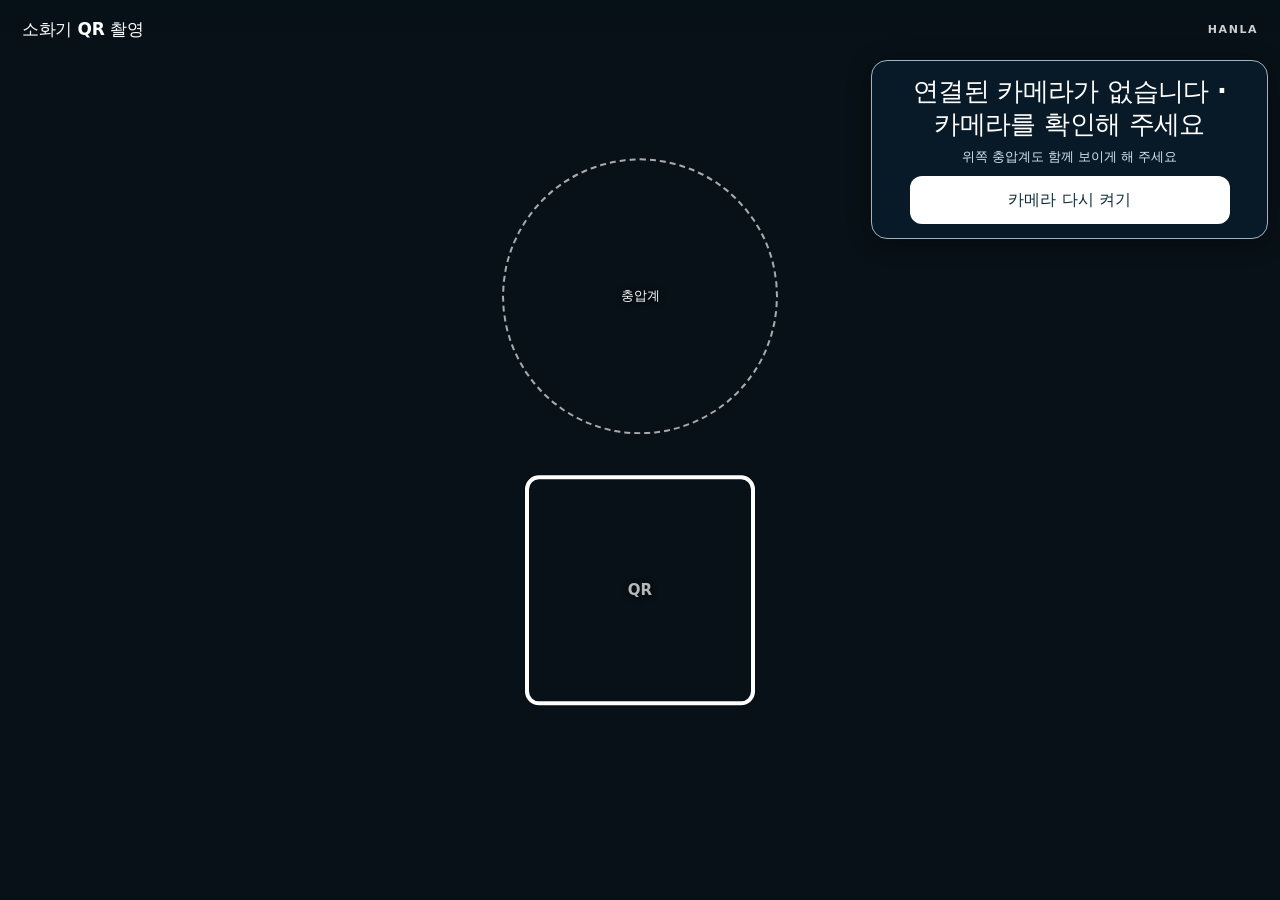
<file: index.html>
<!doctype html>
<html lang="ko">
<head>
  <meta charset="UTF-8">
  <meta name="viewport" content="width=device-width, initial-scale=1, viewport-fit=cover">
  <meta name="color-scheme" content="light">
  <meta name="referrer" content="no-referrer">
  <title>소화기 QR 촬영 · HANLA</title>
  <script type="module" crossorigin src="./assets/main-B3u4HQps.js"></script>
  <link rel="modulepreload" crossorigin href="./assets/modulepreload-polyfill-P2Xu9kJm.js">
  <link rel="modulepreload" crossorigin href="./assets/trial-config-DZgSE-73.js">
  <link rel="modulepreload" crossorigin href="./assets/scan-geometry-B6Yt5pV2.js">
  <link rel="stylesheet" crossorigin href="./assets/trial-config-DVaKFI6W.css">
</head>
<body class="scanning">
  <main>
    <section id="scanner-screen" class="scanner-screen" aria-label="소화기 QR 촬영">
      <video id="live-camera" autoplay muted playsinline aria-label="실시간 후면 카메라"></video>
      <img id="sample-camera" alt="QR과 압력계를 그린 촬영 시험용 샘플" hidden>
      <header class="scanner-heading"><h1>소화기 QR 촬영</h1><span>HANLA</span></header>
      <div class="composition-guide" aria-hidden="true">
        <div class="gauge-guide"><span>충압계</span></div>
        <div id="qr-frame" class="qr-frame"><span>QR</span></div>
      </div>
      <div class="scanner-instructions">
        <p id="scan-status" role="status" aria-live="polite">카메라 사용을 허용해 주세요</p>
        <p id="scan-detail" class="scanner-detail" hidden></p>
        <p class="scanner-hint">위쪽 충압계도 함께 보이게 해 주세요</p>
        <button id="retry-camera" class="scanner-retry" type="button" hidden>카메라 다시 켜기</button>
      </div>
      <noscript><p class="noscript-message">촬영하려면 브라우저에서 JavaScript를 사용하도록 설정해 주세요.</p></noscript>
    </section>
    <section id="review-screen" class="page review-screen" aria-labelledby="review-title" hidden>
      <header class="header"><a class="brand" href="#scan">HANLA <span>소화기 점검</span></a><span class="review-step">촬영 사진 확인</span></header>
      <div class="review-intro"><p class="eyebrow">QR 인식 완료</p><h1 id="review-title">충압계가 잘 보이나요?</h1><p class="description">바늘과 눈금이 눈으로 읽히는지 확인해 주세요.</p></div>
      <p id="sample-notice" class="sample-notice" hidden>샘플 체험 · 실제 소화기 사진이 아닌 합성 이미지입니다.</p>
      <p id="detected-code" class="code-value"></p>
      <figure class="preview"><img id="photo-preview" alt="QR과 충압계를 함께 촬영한 사진"><figcaption id="photo-info"></figcaption></figure>
      <div class="review-actions"><button id="enlarge" class="secondary" type="button">사진 크게 보기</button><a id="retake-link" class="secondary button-link" href="#scan">다시 촬영</a></div>
      <section class="storage-panel" aria-label="사진 저장">
        <p data-storage-status role="status"></p>
        <form data-storage-login class="login-form" hidden>
          <label for="review-email">시험 계정 이메일</label><input id="review-email" name="email" type="email" autocomplete="username" required>
          <label for="review-password">비밀번호</label><input id="review-password" name="password" type="password" autocomplete="current-password" required>
          <button class="secondary" type="submit">로그인</button>
        </form>
        <p data-auth-error class="storage-message" role="status"></p>
        <div data-storage-account class="storage-account" hidden><span data-storage-email></span><button data-storage-logout class="secondary compact" type="button">로그아웃</button></div>
        <button id="save-photo" class="primary" type="button" disabled>사진 저장</button>
        <p id="save-status" class="storage-message" role="status"></p>
        <a class="text-link" href="#records">저장한 사진 보기</a>
      </section>
      <p id="review-note" class="review-note">저장하기 전에는 새로고침하거나 페이지를 닫으면 사진이 사라집니다.</p>
    </section>
    <section id="records-screen" class="page records-screen" aria-labelledby="records-title" hidden>
      <header class="header"><a class="brand" href="#scan">HANLA <span>소화기 점검</span></a><a class="text-link" href="#scan">촬영으로</a></header>
      <h1 id="records-title">저장한 사진</h1>
      <section id="records-login" class="storage-panel" aria-label="저장한 사진 로그인">
        <p data-storage-status role="status"></p>
        <form data-storage-login class="login-form" hidden>
          <label for="records-email">시험 계정 이메일</label><input id="records-email" name="email" type="email" autocomplete="username" required>
          <label for="records-password">비밀번호</label><input id="records-password" name="password" type="password" autocomplete="current-password" required>
          <button class="secondary" type="submit">로그인</button>
        </form>
      </section>
      <p data-auth-error class="storage-message" role="status"></p>
      <div id="records-content" hidden>
        <div class="storage-account"><span data-storage-email></span><button data-storage-logout class="secondary compact" type="button">로그아웃</button></div>
        <p id="record-status" class="storage-message" role="status"></p>
        <figure id="saved-record" class="preview" hidden>
          <img id="saved-photo" alt="로그인한 계정으로 저장한 소화기 사진">
          <figcaption><code id="saved-code"></code><br>등록 시각 <time id="saved-at"></time></figcaption>
        </figure>
        <button id="reload-records" class="secondary" type="button" disabled>다시 불러오기</button>
      </div>
    </section>
  </main>
  <dialog id="viewer" aria-labelledby="viewer-title">
    <div class="viewer-heading"><h2 id="viewer-title">충압계 확인</h2><button id="close-viewer" class="secondary compact" type="button">닫기</button></div>
    <button id="original-size" class="secondary compact" type="button" aria-pressed="false">원본 크기로 보기</button>
    <div class="viewer-image"><img id="viewer-photo" alt="확대해서 확인할 촬영 사진"></div>
  </dialog>
</body>
</html>
</file>
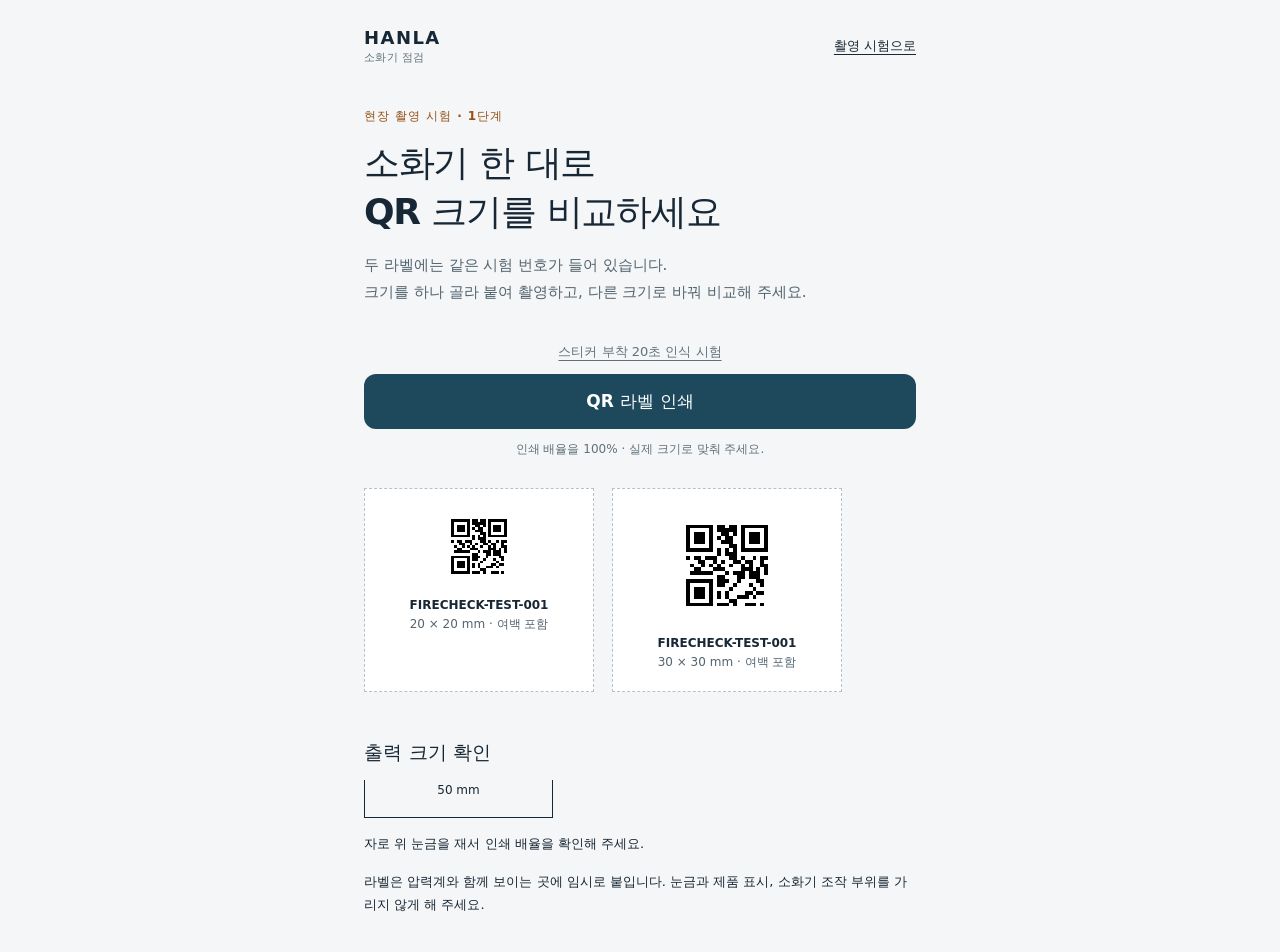
<file: labels.html>
<!doctype html>
<html lang="ko">
<head>
  <meta charset="UTF-8">
  <meta name="viewport" content="width=device-width, initial-scale=1">
  <title>시험 QR 인쇄 · HANLA</title>
  <script type="module" crossorigin src="./assets/labels-BRzvz8wy.js"></script>
  <link rel="modulepreload" crossorigin href="./assets/modulepreload-polyfill-P2Xu9kJm.js">
  <link rel="modulepreload" crossorigin href="./assets/trial-config-DZgSE-73.js">
  <link rel="stylesheet" crossorigin href="./assets/trial-config-DVaKFI6W.css">
  <link rel="stylesheet" crossorigin href="./assets/labels-Cx_xkziq.css">
</head>
<body>
  <main class="page label-page">
    <header class="header screen-only">
      <a class="brand" href="./">HANLA <span>소화기 점검</span></a>
      <a class="text-link" href="./">촬영 시험으로</a>
    </header>
    <section class="intro">
      <p class="eyebrow">현장 촬영 시험 · 1단계</p>
      <h1>소화기 한 대로<br>QR 크기를 비교하세요</h1>
      <p class="description">두 라벨에는 같은 시험 번호가 들어 있습니다.<br>크기를 하나 골라 붙여 촬영하고, 다른 크기로 바꿔 비교해 주세요.</p>
    </section>
    <div class="print-controls screen-only">
      <p class="hint"><a class="text-link" href="./sticker-test.html">스티커 부착 20초 인식 시험</a></p>
      <button id="print" class="primary" type="button">QR 라벨 인쇄</button>
      <p class="hint">인쇄 배율을 100% · 실제 크기로 맞춰 주세요.</p>
    </div>
    <div class="labels">
      <figure class="label">
        <img src="./trial-qr.svg" class="qr-small" alt="20mm 시험용 QR, FIRECHECK-TEST-001">
        <figcaption><strong data-test-id></strong><span>20 × 20 mm · 여백 포함</span></figcaption>
      </figure>
      <figure class="label">
        <img src="./trial-qr.svg" class="qr-large" alt="30mm 시험용 QR, FIRECHECK-TEST-001">
        <figcaption><strong data-test-id></strong><span>30 × 30 mm · 여백 포함</span></figcaption>
      </figure>
    </div>
    <section class="print-guide">
      <h2>출력 크기 확인</h2>
      <div class="ruler" aria-label="출력 후 자로 확인할 50mm 눈금"><span>50 mm</span></div>
      <p>자로 위 눈금을 재서 인쇄 배율을 확인해 주세요.</p>
      <p>라벨은 압력계와 함께 보이는 곳에 임시로 붙입니다. 눈금과 제품 표시, 소화기 조작 부위를 가리지 않게 해 주세요.</p>
    </section>
  </main>
</body>
</html>
</file>
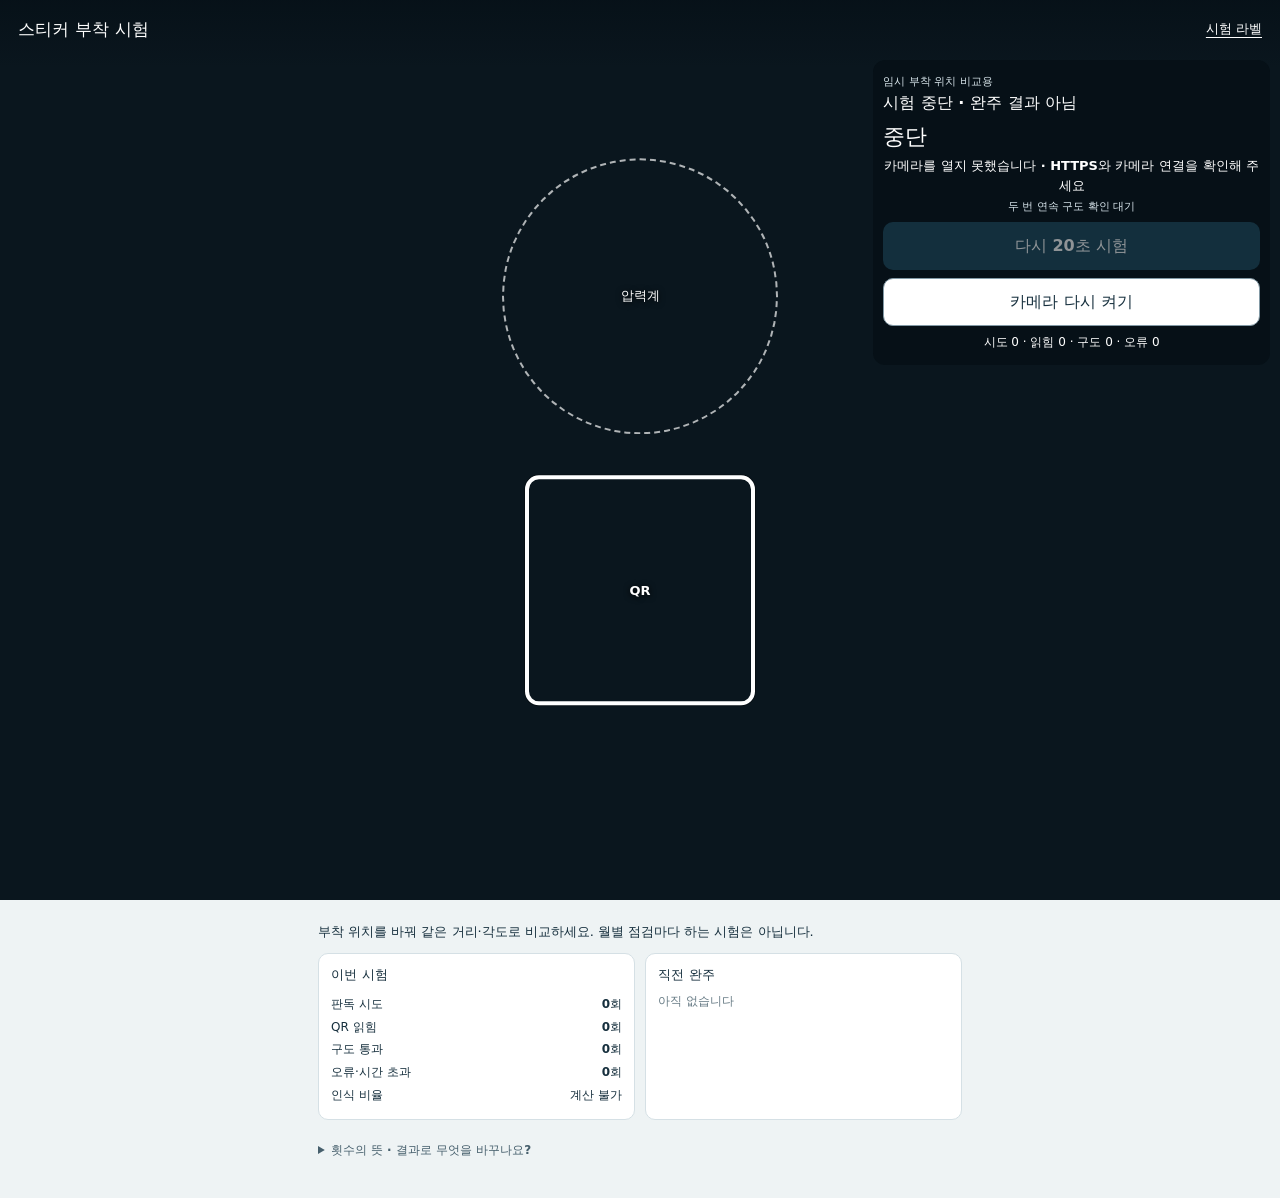
<file: sticker-test.html>
<!doctype html>
<html lang="ko">
<head>
  <meta charset="UTF-8">
  <meta name="viewport" content="width=device-width, initial-scale=1, viewport-fit=cover">
  <title>스티커 부착 20초 시험 · HANLA</title>
  <script type="module" crossorigin src="./assets/sticker-BE_ZQMhs.js"></script>
  <link rel="modulepreload" crossorigin href="./assets/modulepreload-polyfill-P2Xu9kJm.js">
  <link rel="modulepreload" crossorigin href="./assets/scan-geometry-B6Yt5pV2.js">
  <link rel="stylesheet" crossorigin href="./assets/sticker-BCZwf7cu.css">
</head>
<body>
  <main class="trial-page" id="trial-page" data-phase="idle">
    <section class="camera-panel" aria-label="카메라와 촬영 구도 안내">
      <video id="live-camera" autoplay muted playsinline></video>
      <header><h1>스티커 부착 시험</h1><a href="./labels.html">시험 라벨</a></header>
      <div class="composition-guide" aria-hidden="true">
        <div class="gauge-guide"><span>압력계</span></div>
        <div class="qr-frame" id="qr-frame"><span>QR</span></div>
      </div>
    </section>
    <section class="controls-panel">
      <div class="trial-heading"><div><p class="eyebrow">임시 부착 위치 비교용</p><h2 id="phase-status" role="status">준비 중</h2></div><strong id="remaining">20.0초</strong></div>
      <div class="live-status"><p id="scan-status" role="status">카메라와 판독기를 준비합니다</p><p id="match-status">두 번 연속 구도 확인 대기</p></div>
      <button id="start-trial" type="button" disabled>20초 시험 시작</button>
      <button id="resume-camera" type="button" hidden>카메라 다시 켜기</button>
      <p id="live-counts" aria-label="현재 측정 횟수"></p>
    </section>
    <section class="comparison-panel">
      <p class="purpose">부착 위치를 바꿔 같은 거리·각도로 비교하세요. 월별 점검마다 하는 시험은 아닙니다.</p>
      <div class="results" aria-label="이번 시험과 직전 완주 비교">
        <article id="current-result"><h3>이번 시험</h3><div id="current-counts"></div></article>
        <article id="previous-result"><h3>직전 완주</h3><div id="previous-counts"><p class="no-result">아직 없습니다</p></div></article>
      </div>
      <details>
        <summary>횟수의 뜻 · 결과로 무엇을 바꾸나요?</summary>
        <p>판독 시도는 측정 중 판독기로 보낸 영상 수입니다. 약 140ms 간격과 처리 속도에 따라 횟수가 달라집니다.</p>
        <p>QR 읽힘은 시험 QR 하나를 반복해서 읽은 횟수입니다. 서로 다른 스티커 수가 아닙니다. 작거나 네모 밖이어도 읽히면 포함합니다.</p>
        <p>구도 통과는 기존 촬영의 QR 크기·위치 조건을 충족한 횟수입니다. 두 번 연속 조건은 영상의 현재 상태로 따로 표시합니다. 오류·시간 초과도 시도에 포함합니다.</p>
        <p>같은 휴대전화·브라우저·거리와 비슷한 각도 변화로 부착 위치·크기를 비교하세요. 읽힘은 많은데 구도 통과가 적으면 가이드와 QR 배치를 살펴볼 근거가 됩니다. 0회 인식의 원인은 이 숫자만으로 알 수 없습니다.</p>
        <p>압력계 포함 여부와 눈금 가독성은 직접 확인하세요. 시험 자체가 인식을 개선하거나 부착 합격을 뜻하지 않습니다. 결과를 모아 부착 기준과 촬영 앱을 개선합니다.</p>
        <p>사진·시험 결과는 저장하거나 전송하지 않습니다. 직전 완주 한 번만 페이지를 연 동안 비교합니다.</p>
      </details>
    </section>
  </main>
  <noscript>카메라 시험을 하려면 자바스크립트를 켜 주세요.</noscript>
</body>
</html>
</file>
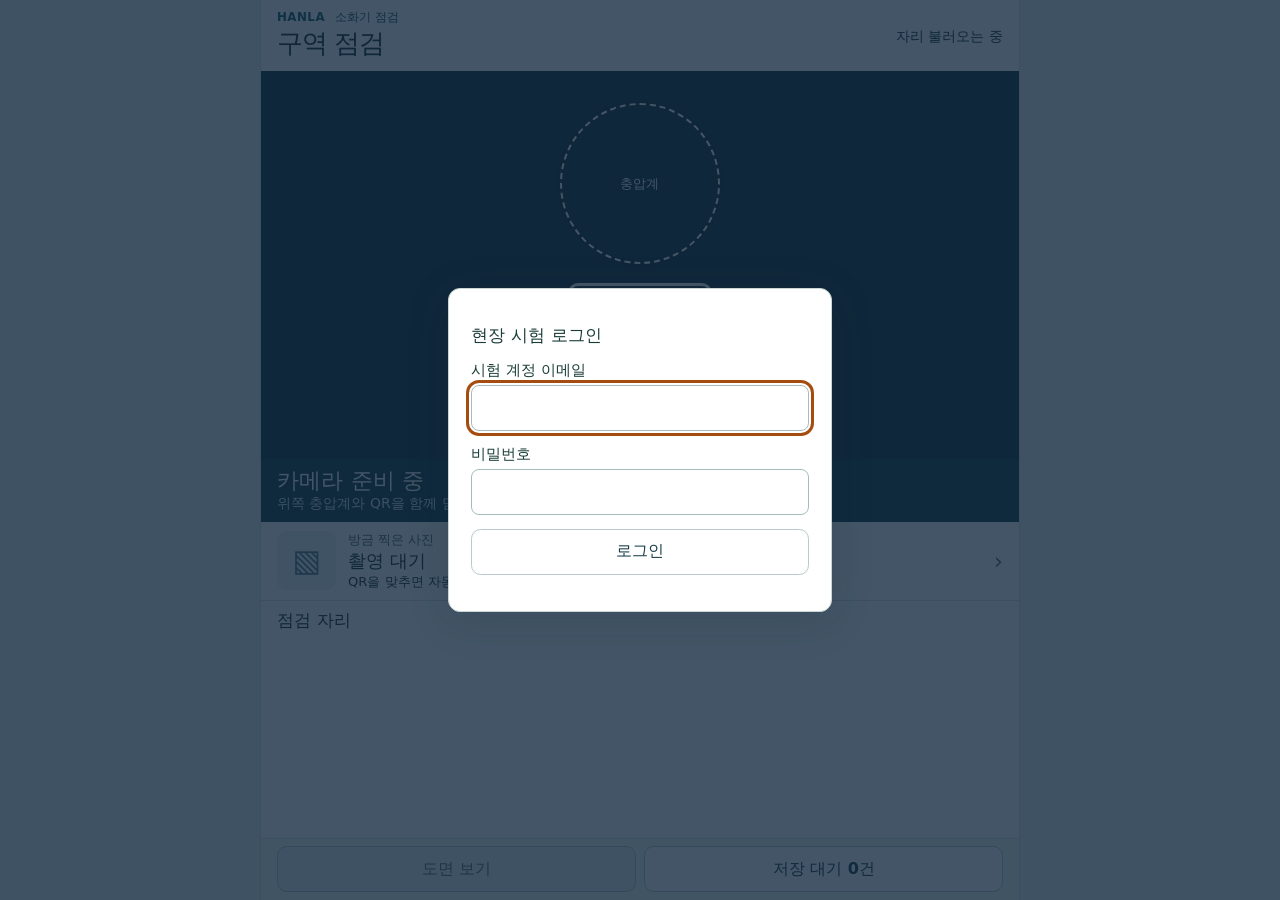
<file: s23/inspect.html>
<!doctype html>
<html lang="ko">
  <head>
    <meta charset="utf-8" />
    <meta name="viewport" content="width=device-width, initial-scale=1, viewport-fit=cover" />
    <meta name="color-scheme" content="light" />
    <meta name="referrer" content="no-referrer" />
    <title>구역 점검 · HANLA</title>
    <script type="module" crossorigin src="./assets/inspect-B7XOB1Ya.js"></script>
    <link rel="stylesheet" crossorigin href="./assets/inspect-BNApY0ix.css">
  </head>
  <body>
    <main class="inspection">
      <header class="mast">
        <div>
          <div class="identity">HANLA <span>소화기 점검</span></div>
          <h1 id="zone-name">구역 점검</h1>
        </div>
        <div class="period">
          <span id="storage-mode"></span><time id="month-name"></time>
          <p id="progress">자리 불러오는 중</p>
        </div>
      </header>
      <section class="camera-panel" aria-label="QR 자동 촬영">
        <div id="direct-capture" hidden>
          <label for="inspector-name">점검자 이름</label>
          <input id="inspector-name" maxlength="50" autocomplete="off" placeholder="이름 입력" list="inspector-names" disabled />
          <datalist id="inspector-names"></datalist>
          <button type="button" id="start-linked" class="primary" disabled>촬영 시작</button>
          <button type="button" id="cancel-linked" hidden>촬영 취소</button>
          <button type="button" id="direct-miss" disabled>못 찍음 기록</button>
        </div>
        <div id="camera-view" class="camera-view">
          <video id="live-camera" autoplay muted playsinline aria-label="후면 카메라"></video>
          <div id="guide" class="guide" aria-hidden="true">
            <span class="gauge"><b>충압계</b></span
            ><span id="qr-frame" class="qr"><b>QR</b></span>
          </div>
        </div>
        <div class="guidance">
          <div>
            <strong id="scan-status" role="status">카메라 준비 중</strong
            ><small id="scan-detail">위쪽 충압계와 QR을 함께 담아 주세요.</small>
          </div>
          <button id="cancel-retake" hidden>다시 찍기 취소</button
          ><button id="camera-retry" hidden>다시 켜기</button>
        </div>
      </section>
      <section class="review-bar" aria-label="방금 찍은 사진">
        <button id="recent" disabled>
          <span class="recent-thumb"
            ><img id="recent-photo" alt="" hidden /><span id="empty-thumb" aria-hidden="true">▧</span></span
          ><span
            ><small>방금 찍은 사진</small><strong id="recent-title">촬영 대기</strong
            ><span id="recent-detail" aria-live="polite">QR을 맞추면 자동으로 찍습니다.</span></span
          ><span class="chevron" aria-hidden="true">›</span>
        </button>
        <div id="direct-review" hidden>
          <p id="capture-by"></p>
          <div class="actions">
            <button type="button" id="direct-retake">다시 찍기</button>
            <button type="button" id="direct-flag">이상 있음</button>
          </div>
        </div>
      </section>
      <button type="button" id="direct-next" class="primary" hidden>다음 소화기 촬영</button>
      <section class="positions" aria-label="구역 자리 목록">
        <div class="list-head">
          <h2>점검 자리</h2>
          <span id="counts"></span>
        </div>
        <div class="list-body">
          <div id="position-list"></div>
          <p id="empty-catalog" hidden>
            등록된 자리가 없습니다. <a href="./admin.html#settings">관리자 화면의 구역 설정</a>에서 도면과
            자리를 등록해 주세요.
          </p>
          <p id="empty-offline" hidden>연결 후 구역 정보를 먼저 불러와 주세요.</p>
        </div>
      </section>
      <footer>
        <p id="notice" role="status" hidden></p>
        <div class="bottom">
          <button id="map-open" class="primary" disabled>도면 보기</button
          ><button id="retry-pending">저장 대기 0건</button>
        </div>
      </footer>
      <noscript>이 화면을 사용하려면 JavaScript를 켜 주세요.</noscript>
    </main>

    <dialog id="map-dialog" aria-labelledby="map-title">
      <div class="dialog-head">
        <h2 id="map-title">구역 도면</h2>
        <button type="button" data-close>닫기</button>
      </div>
      <p id="map-summary"></p>
      <div id="map-scroll" class="map-scroll">
        <div id="map-stage" class="map-stage">
          <img id="map-img" alt="구역 자리 배치도" />
          <div id="map-dots"></div>
        </div>
      </div>
      <p id="map-warning" hidden>도면을 불러오지 못했습니다. 아래 목록에서 자리를 선택해 주세요.</p>
      <div class="zoom">
        <button id="zoom-out" aria-label="도면 축소">−</button><button id="zoom-reset">전체 보기</button
        ><button id="zoom-in" aria-label="도면 확대">＋</button>
      </div>
      <h3 id="map-list-title">자리 선택</h3>
      <div id="map-list" class="map-list"></div>
      <button id="all-places" hidden>모든 자리 보기</button>
    </dialog>

    <dialog id="position-dialog" aria-labelledby="position-title">
      <div class="dialog-head">
        <h2 id="position-title">자리 정보</h2>
        <button type="button" data-close>닫기</button>
      </div>
      <p id="position-state"></p>
      <p id="position-note"></p>
      <div class="actions">
        <button id="position-photo">최근 사진 보기</button><button id="miss-open">못 찍음 기록</button>
      </div>
    </dialog>

    <dialog id="miss-dialog" aria-labelledby="miss-title">
      <div class="dialog-head">
        <h2 id="miss-title">못 찍음 사유</h2>
        <button type="button" data-close>취소</button>
      </div>
      <form id="miss-form">
        <label
          >사유<select name="reason" required>
            <option value="">선택해 주세요</option>
            <option>소화기 없음</option>
            <option>가려져서 접근 불가</option>
            <option>라벨 훼손</option>
            <option>기타</option>
          </select></label
        >
        <label><span id="miss-note-label">메모 (선택)</span><textarea name="note" rows="2"></textarea></label>
        <label
          >현장 사진 (선택)<input
            id="miss-file"
            type="file"
            accept="image/jpeg,image/png,image/webp"
            capture="environment"
        /></label>
        <button type="button" id="remove-file" hidden>사진 첨부 취소</button>
        <p class="error" id="miss-error" role="alert" hidden></p>
        <button class="primary" type="submit">사유 저장</button>
      </form>
    </dialog>

    <dialog id="photo-dialog" aria-labelledby="photo-title">
      <div class="dialog-head">
        <h2 id="photo-title">점검 사진</h2>
        <button type="button" data-close>닫기</button>
      </div>
      <p id="photo-status"></p>
      <div id="photo-frame" class="photo-frame">
        <img id="photo-large" alt="소화기 점검 사진" />
      </div>
      <div class="actions">
        <button id="photo-zoom" aria-pressed="false">원본 크기로 보기</button
        ><button id="retake">다시 찍기</button><button id="flag-open">이상 있음</button>
      </div>
      <p id="photo-note"></p>
      <form id="flag-form" hidden>
        <label>이상 내용<textarea name="note" rows="2" required></textarea></label>
        <div class="actions">
          <button type="button" id="flag-cancel">취소</button
          ><button type="submit" class="primary">이상 표시 저장</button>
        </div>
      </form>
      <p class="error" id="photo-error" role="alert" hidden></p>
    </dialog>
  </body>
</html>
</file>
<file: assets/trial-config-DVaKFI6W.css>
:root{--lightningcss-light:initial;--lightningcss-dark: ;color-scheme:light;color:#182735;font-synthesis:none;-webkit-text-size-adjust:100%;background:#f4f6f7;font-family:system-ui,-apple-system,BlinkMacSystemFont,Segoe UI,sans-serif}*{box-sizing:border-box}body{margin:0}[hidden]{display:none!important}a{color:inherit}button,input{font:inherit}button,a{-webkit-tap-highlight-color:transparent}button{cursor:pointer;border-radius:12px;min-height:48px;font-weight:600}button:disabled{cursor:wait;opacity:.6}button:focus-visible,a:focus-visible{outline-offset:4px;outline:3px solid #b65313}h1,h2,p,figure{margin:0}h1{letter-spacing:-.035em;font-size:clamp(26px,6.8vw,36px);line-height:1.35}h2{font-size:19px;line-height:1.5}.page{width:min(100%,600px);margin:0 auto;padding:24px 24px 36px}.header{justify-content:space-between;align-items:center;gap:12px;display:flex}.brand{letter-spacing:.08em;flex-direction:column;gap:2px;font-size:18px;font-weight:800;text-decoration:none;display:inline-flex}.brand span{color:#62717b;letter-spacing:.03em;font-size:11px;font-weight:500}.text-link{text-underline-offset:4px;align-items:center;min-height:44px;font-size:13px;display:inline-flex}.intro{padding-top:40px}.eyebrow{letter-spacing:.08em;color:#965016;margin-bottom:14px;font-size:12px;font-weight:700}.description{color:#53646f;word-break:keep-all;margin-top:16px;font-size:15px;line-height:1.8}.primary{color:#fff;background:#1e495d;border:0;width:100%;padding:16px 18px;font-size:17px;display:block}.primary:hover{background:#173b4d}.secondary{color:#294655;background:#fff;border:1px solid #c7d1d6;padding:12px 16px}.compact{min-height:44px;padding:10px 14px;font-size:13px}.hint{color:#61717c;text-align:center;margin-top:10px;font-size:12px;line-height:1.7}.scanning{background:#081117;overflow:hidden}.scanner-screen{color:#fff;background:#081117;width:100%;height:100dvh;position:relative;overflow:hidden}.scanner-screen video,#sample-camera{object-fit:cover;width:100%;height:100%;position:absolute;inset:0}.scanner-heading{padding:calc(env(safe-area-inset-top,0px) + 18px) 22px 35px;background:linear-gradient(#061017b8,#0000);justify-content:space-between;align-items:center;display:flex;position:absolute;inset:0 0 auto}.scanner-heading h1{letter-spacing:-.02em;font-size:17px}.scanner-heading span{letter-spacing:.14em;opacity:.8;font-size:11px;font-weight:800}.composition-guide{--qr-size:min(52vw, 26dvh, 230px);justify-items:center;gap:calc(var(--qr-size) * .18);pointer-events:none;display:grid;position:absolute;top:48%;left:50%;transform:translate(-50%,-50%)}.gauge-guide{width:calc(var(--qr-size) * 1.2);height:calc(var(--qr-size) * 1.2);color:#fff;text-shadow:0 1px 6px #000;border:2px dashed #ffffffa6;border-radius:50%;place-items:center;display:grid}.gauge-guide span{background:#07141a55;border-radius:6px;padding:4px 8px;font-size:13px;font-weight:600}.qr-frame{width:var(--qr-size);height:var(--qr-size);border:4px solid #fff;border-radius:14px;transition:border-color .15s;position:relative;box-shadow:0 0 0 1px #0005}.qr-frame span{text-shadow:0 1px 6px #000;opacity:.7;font-size:15px;font-weight:700;position:absolute;top:50%;left:50%;transform:translate(-50%,-50%)}.scanner-screen[data-state=aligned] .qr-frame{border-color:#73e1b0}.scanner-screen[data-state=aligned] .qr-frame span{visibility:hidden}.scanner-instructions{inset:auto 16px calc(env(safe-area-inset-bottom,0px) + 16px);text-align:center;background:#081a27;border:1px solid #9db4c3;border-radius:16px;padding:16px;position:absolute;box-shadow:0 4px 24px #0005}#scan-status{word-break:keep-all;letter-spacing:-.025em;font-size:26px;font-weight:800;line-height:1.25}.scanner-detail{color:#fff;word-break:keep-all;margin-top:6px;font-size:14px;line-height:1.4}.scanner-hint{color:#d4e6f2;word-break:keep-all;margin-top:8px;font-size:13px;line-height:1.4}.scanner-retry{color:#102c39;background:#fff;border:0;width:min(100%,320px);margin-top:15px;padding:12px 18px}.noscript-message{background:#142936;border-radius:12px;padding:20px;position:absolute;inset:45% 20px auto}.review-intro{margin-top:34px}.review-step{color:#62717b;font-size:12px}.code-value{overflow-wrap:anywhere;background:#eaf3ee;border:1px solid #c6dbce;border-radius:10px;margin-top:18px;padding:12px 14px;font-family:ui-monospace,monospace;font-size:13px}.preview{margin-top:20px}.preview>img{object-fit:contain;background:#e7ecef;border-radius:12px;width:100%;max-height:60vh;display:block}.preview figcaption{color:#53646f;margin:10px 0 18px;font-size:12px;line-height:1.7}.review-actions{gap:10px;display:grid}.button-link{text-align:center;border-radius:12px;font-weight:600;text-decoration:none}.review-note{color:#62717b;text-align:center;margin-top:20px;font-size:12px;line-height:1.8}.sample-notice{color:#79410c;background:#fff1db;border-radius:10px;margin-top:20px;padding:12px 16px;font-size:13px;line-height:1.7}dialog{color:#182735;background:#fff;border:0;border-radius:16px;width:min(92vw,960px);max-height:92vh;padding:18px}dialog::backdrop{background:#122431b3}.viewer-heading{justify-content:space-between;align-items:center;gap:12px;margin-bottom:10px;display:flex}.viewer-image{max-height:65vh;margin-top:12px;overflow:auto}.viewer-image img{max-width:100%;height:auto;margin:auto;display:block}.viewer-image.original img{max-width:none;margin:0}@media (height<=700px){.scanner-instructions{left:8px;right:8px;bottom:calc(env(safe-area-inset-bottom,0px) + 8px);border-radius:12px;padding:8px}#scan-status{font-size:22px;line-height:1.2}.scanner-detail{margin-top:3px;font-size:13px;line-height:1.4}.scanner-hint{margin-top:3px;font-size:12px}}@media (height<=700px) and (orientation:portrait){.scanner-screen[data-state=error] .scanner-instructions{grid-template-columns:minmax(0,1fr) 104px;align-items:center;gap:6px;display:grid}.scanner-screen[data-state=error] #scan-status{font-size:16px;line-height:1.35}.scanner-screen[data-state=error] .scanner-retry{grid-area:1/2;margin:0;padding:8px;font-size:14px}.scanner-screen[data-state=error] .scanner-hint{grid-column:1/-1;margin:0}}@media (height<=480px){.scanner-heading{padding-top:12px;padding-bottom:12px}.composition-guide{top:46%}}@media (orientation:landscape) and (width>=650px){.scanner-instructions{width:31%;padding:14px 10px;inset:60px 12px auto auto}.scanner-retry{margin-top:10px}}.storage-panel{background:#fff;border:1px solid #ccd8de;border-radius:12px;gap:12px;margin-top:24px;padding:18px;font-size:14px;line-height:1.6;display:grid}.login-form{gap:8px;display:grid}.login-form input{color:#182735;background:#fff;border:1px solid #bdcbd2;border-radius:8px;width:100%;min-height:46px;padding:10px 12px}.login-form label{margin-top:5px;font-size:13px}.storage-account{overflow-wrap:anywhere;justify-content:space-between;align-items:center;gap:12px;display:flex}.storage-message{color:#415c6a;margin:10px 0;font-size:13px;line-height:1.7}.storage-message:empty{display:none}#records-content>.storage-message{margin-top:22px}.storage-account button{white-space:nowrap;flex-shrink:0}
</file>
<file: assets/labels-Cx_xkziq.css>
.print-controls{margin-top:24px}.labels{flex-wrap:wrap;gap:18px;margin:28px 0;display:flex}.label{background:#fff;border:1px dashed #b5c1c8;align-content:start;justify-items:center;gap:14px;width:230px;padding:20px 12px;display:grid}.label img{flex:none;display:block}.qr-small{width:20mm;height:20mm}.qr-large{width:30mm;height:30mm}.label figcaption{text-align:center;gap:4px;font-size:12px;display:grid}.label figcaption strong{font-size:12px}.label figcaption span{color:#53646f}.print-guide{gap:14px;padding-top:18px;font-size:13px;line-height:1.8;display:grid}.ruler{border-inline:1px solid #182735;text-align:center;border-bottom:1px solid #182735;width:50mm;height:10mm;font-size:12px;position:relative}@page{size:A4;margin:15mm}@media print{:root{color:#000;background:#fff}.screen-only{display:none}.page{width:100%;max-width:none;padding:0}.intro{padding-top:0}.intro h1{font-size:22px}.intro .description{margin-top:8px;font-size:12px}.eyebrow{color:#000}.labels{gap:10mm;margin:12mm 0}.label{break-inside:avoid;width:65mm;min-height:56mm;padding:5mm}.label figcaption{font-size:10px}.label figcaption strong{font-size:11px}.print-guide{break-inside:avoid;font-size:11px}.print-guide h2{font-size:15px}}
</file>
<file: assets/sticker-BCZwf7cu.css>
:root{--lightningcss-light:initial;--lightningcss-dark: ;color-scheme:light;color:#17303e;font-synthesis:none;-webkit-text-size-adjust:100%;background:#eef3f4;font-family:system-ui,-apple-system,Segoe UI,sans-serif}*{box-sizing:border-box}body,h1,h2,h3,p{margin:0}[hidden]{display:none!important}button,summary,a{-webkit-tap-highlight-color:transparent}button,summary{font:inherit;cursor:pointer}button:focus-visible,summary:focus-visible,a:focus-visible{outline-offset:3px;outline:3px solid #b65313}.trial-page{margin:auto;position:relative}.camera-panel{color:#fff;background:#0a161e;height:100dvh;position:relative;overflow:hidden}video{object-fit:cover;width:100%;height:100%;position:absolute;inset:0}header{padding:max(12px, env(safe-area-inset-top)) 18px 22px;background:linear-gradient(#061017ce,#0000);justify-content:space-between;align-items:center;display:flex;position:absolute;inset:0 0 auto}h1{font-size:17px}header a{color:#fff;text-underline-offset:4px;padding:8px 0;font-size:13px}.composition-guide{--qr-size:min(52vw, 26dvh, 230px);justify-items:center;gap:calc(var(--qr-size) * .18);pointer-events:none;display:grid;position:absolute;top:48%;left:50%;transform:translate(-50%,-50%)}.gauge-guide{width:calc(var(--qr-size) * 1.2);height:calc(var(--qr-size) * 1.2);border:2px dashed #ffffffad;border-radius:50%;place-items:center;display:grid}.gauge-guide span,.qr-frame span{text-shadow:0 1px 6px #000;font-size:13px;font-weight:700}.qr-frame{width:var(--qr-size);height:var(--qr-size);border:4px solid #fff;border-radius:14px;place-items:center;display:grid;box-shadow:0 0 0 1px #0005}.camera-panel[data-ready=true] .qr-frame{border-color:#73e1b0}.live-status{text-align:center;padding:4px 0 8px}#scan-status{font-size:15px;font-weight:700;line-height:1.5}#match-status{color:#d8e5ec;margin-top:4px;font-size:12px}.controls-panel{padding:12px 18px max(12px, env(safe-area-inset-bottom));color:#fff;background:linear-gradient(#0000,#061017ef 15%);position:absolute;top:100dvh;left:0;right:0;transform:translateY(-100%)}.comparison-panel{max-width:680px;margin:auto;padding:14px 18px 24px}.trial-heading{justify-content:space-between;align-items:center;gap:8px;display:flex}.eyebrow{color:#d6e3e9;margin-bottom:4px;font-size:11px}h2{font-size:19px}#remaining{font-variant-numeric:tabular-nums;white-space:nowrap;font-size:25px}.purpose{word-break:keep-all;margin:12px 0;font-size:13px;line-height:1.6}button{color:#fff;background:#1e495d;border:0;border-radius:10px;width:100%;min-height:48px;font-size:16px;font-weight:700}button:disabled{opacity:.55;cursor:default}#resume-camera{color:#17303e;background:#fff;border:1px solid #8299a5;margin-top:8px}#live-counts{text-align:center;font-variant-numeric:tabular-nums;margin-top:8px;font-size:12px}.results{grid-template-columns:1fr 1fr;gap:10px;margin:14px 0;display:grid}.results article{background:#fff;border:1px solid #d5e0e5;border-radius:10px;min-width:0;padding:12px}h3{margin-bottom:9px;font-size:13px}.count-row{justify-content:space-between;gap:6px;font-size:12px;line-height:1.9;display:flex}.count-row strong{font-variant-numeric:tabular-nums;white-space:nowrap}.no-result{color:#677b85;font-size:12px}details{color:#465f6c;font-size:12px;line-height:1.7}summary{min-height:44px;padding:10px 0;font-weight:700}details p{margin:8px 0}@media (orientation:landscape) and (width>=650px){.controls-panel{background:#061017e8;border-radius:12px;width:31%;padding:14px 10px;top:60px;left:auto;right:10px;transform:none}.trial-heading{flex-direction:column;align-items:start}#scan-status{font-size:13px}#match-status{font-size:11px}h2{font-size:16px}#remaining{font-size:22px}.purpose{margin:8px 0}.results{margin:10px 0}}@media (height<=480px){.composition-guide{top:46%}}
</file>
<file: s23/assets/inspect-BNApY0ix.css>
:root{color:#182c35;font-synthesis:none;--lightningcss-light:initial;--lightningcss-dark: ;color-scheme:light;-webkit-text-size-adjust:100%;background:#edf2f3;font-family:system-ui,-apple-system,Segoe UI,Malgun Gothic,sans-serif}*{box-sizing:border-box}[hidden]{display:none!important}body,h1,h2,h3,p{margin:0}button,select,textarea,input{font:inherit}button{cursor:pointer;touch-action:manipulation;color:#183d49;background:#fff;border:1px solid #b9c9cd;border-radius:.6rem;min-height:46px;padding:.55rem .9rem;font-weight:650}button:disabled{color:#586970;cursor:default}button:focus-visible,input:focus-visible,select:focus-visible,textarea:focus-visible{outline-offset:2px;outline:3px solid #a54d11}.primary{color:#fff;background:#174e5d;border-color:#174e5d}.primary:disabled{background:#edf2f3;border-color:#b9c9cd}.inspection{background:#fff;border-inline:1px solid #dae3e5;grid-template-rows:auto minmax(180px,1.9fr) auto minmax(66px,1fr) auto;width:min(100%,760px);height:100dvh;min-height:550px;margin:auto;display:grid}.mast,.list-head,.dialog-head,.bottom,.guidance,.actions,.zoom{justify-content:space-between;align-items:center;gap:.55rem;display:flex}.mast{padding:max(.65rem, env(safe-area-inset-top)) 1rem .6rem}.mast>div{min-width:0}.identity{color:#185667;letter-spacing:.04em;font-size:.74rem;font-weight:850}.identity span{letter-spacing:0;margin-left:.35rem;font-weight:600}h1{letter-spacing:-.045em;overflow-wrap:anywhere;font-size:clamp(1.1rem,4.8vw,1.6rem)}.period{text-align:right;flex-shrink:0;font-size:.85rem}#storage-mode{color:#465d66;font-size:.75rem;display:block}#month-name,small,#counts{color:#4b626b}#progress{margin-top:.14rem;font-weight:700}.camera-panel{grid-template-rows:minmax(0,1fr) auto;min-height:0;display:grid}.inspection.direct{flex-direction:column;max-width:760px;height:auto;min-height:100dvh;display:flex}.direct .camera-panel{background:#f1f6f6;display:block}#direct-capture{gap:.6rem;padding:1rem;display:grid}#start-linked{min-height:52px;margin-top:.4rem}.direct footer{margin-top:auto}.direct #recent{gap:.8rem;padding:1rem 1rem 0;display:grid}.direct .recent-thumb{background:#eaf0f0;width:100%;height:clamp(175px,36dvh,360px);display:block}.direct .chevron{display:none}.direct #recent-detail{margin-top:.3rem;font-size:1.05rem;font-weight:700}#direct-review{padding:.4rem 1rem 1rem}#capture-by{color:#49616a;font-size:.9rem}#direct-next{min-height:52px;margin:.8rem 1rem}.direct .camera-view{height:clamp(220px,46dvh,520px)}#direct-flag{color:#94283b;border-color:#b67983}.camera-view{background:#162e38;position:relative;overflow:hidden;container-type:size}.camera-view video{object-fit:cover;width:100%;height:100%;display:block}.guide{--side:min(32vw, 37cqh, 155px);pointer-events:none;justify-content:center;align-items:center;gap:calc(var(--side) * .13);color:#fff;flex-direction:column;display:flex;position:absolute;inset:0}.guide span{text-shadow:0 1px 3px #000,0 0 6px #000;place-items:center;font-size:.83rem;font-weight:700;display:grid}.guide b{color:#fff;text-shadow:none;background:#142d38cc;border-radius:.3rem;padding:.1rem .4rem;font-size:.82rem}.guide .gauge{width:calc(var(--side) * 1.12);aspect-ratio:1;border:2px dashed #fff;border-radius:50%;box-shadow:0 0 0 2px #142b35bb,inset 0 0 0 1px #142b35bb}.guide .qr{width:var(--side);aspect-ratio:1;border:3px solid #fff;border-radius:10px;box-shadow:0 0 0 2px #142b35bb,inset 0 0 0 1px #142b35bb}.camera-view[data-aligned=true] .qr{border-color:#a3ffcb}.guidance{color:#fff;background:#123844;padding:.48rem 1rem .55rem}.guidance strong,.guidance small{display:block}.guidance strong{font-size:clamp(1.125rem,4.8vw,1.35rem)}.guidance small{color:#d8e7eb;font-size:.875rem}.guidance button{flex-shrink:0}.review-bar{border-bottom:1px solid #d8e2e4}#recent{text-align:left;border:0;border-radius:0;align-items:center;gap:.75rem;width:100%;padding:.55rem 1rem;font-weight:450;display:flex}#recent:disabled{color:inherit}.recent-thumb{background:#edf3f4;border-radius:.6rem;flex:0 0 59px;place-items:center;height:59px;display:grid;overflow:hidden}.recent-thumb img{object-fit:contain;width:100%;height:100%}#empty-thumb{color:#577781;font-size:1.9rem}#recent strong,#recent small,#recent-detail{display:block}#recent strong{font-size:1.13rem}#recent small,#recent-detail{font-size:.82rem}.chevron{color:#54707a;margin-left:auto;font-size:1.4rem}.positions{grid-template-rows:auto minmax(0,1fr);padding:.5rem 1rem 0;display:grid}h2{font-size:1.05rem}h3{margin:.65rem 0 .3rem;font-size:1rem}#counts{font-size:.82rem}.list-body{overscroll-behavior:contain;padding-bottom:.25rem;overflow:auto}.list-body a{color:#0c536a;text-underline-offset:.15em;font-weight:650;display:inline-block}.list-body>p{color:#526771;padding-block:.35rem;font-size:.95rem}.place-row{border:0;border-bottom:1px solid #e2e8ea;border-radius:0;flex-wrap:wrap;align-items:center;gap:.45rem;width:100%;padding:.35rem 0;font-weight:550;display:flex}.place-row strong{margin-right:auto}.place-row .last{color:#06545b;font-size:.8rem}.state{font-size:.85rem;font-weight:700}.state[data-state=done]{color:#16578e}.state[data-state=missed]{color:#8d4900}.state[data-state=abnormal]{color:#af2038}.state[data-state=empty]{color:#27353c}.wait{color:#175783;border:1px solid #33729b;border-radius:.28rem;padding:.1rem .35rem;font-size:.78rem}footer{padding:.45rem 1rem max(.48rem, env(safe-area-inset-bottom));background:#f7faf9;border-top:1px solid #d9e3e4}.bottom button{flex:1}#notice{overflow-wrap:anywhere;margin-bottom:.35rem;font-size:.87rem}dialog{color:#18313b;border:0;border-radius:1rem;width:min(94vw,700px);max-height:92dvh;padding:1rem;box-shadow:0 8px 40px #16313c33}dialog::backdrop{background:#0f263bc7}.dialog-head{margin-bottom:.6rem}.dialog-head h2{font-size:1.25rem}dialog p{white-space:pre-wrap;overflow-wrap:anywhere;line-height:1.6}dialog p:empty{display:none}.actions{flex-wrap:wrap;justify-content:flex-start;margin-block:.7rem .1rem}form{gap:.85rem;margin-top:.8rem;display:grid}form label{gap:.3rem;font-size:.94rem;font-weight:650;display:grid}select,textarea,input{width:100%;min-height:46px;color:inherit;background-color:#fff;border:1px solid #a6babf;border-radius:.5rem;padding:.55rem}.error{color:#9a172c}.map-scroll,.photo-frame{background:#edf3f4;border-radius:.5rem;max-height:51dvh;margin:.5rem 0;overflow:auto}.map-stage{min-width:100%;position:relative}.map-stage>img,.photo-frame img{width:100%;height:auto;display:block}.photo-frame.original img{width:auto;max-width:none}.zoom{justify-content:flex-end}.zoom button{min-width:46px}.map-dot{background:0 0;border:0;place-items:center;min-width:48px;height:48px;min-height:48px;padding:0;display:grid;position:absolute;transform:translate(-50%,-50%)}.map-dot .mark{white-space:nowrap;color:#fff;background:#293b42;border:2px solid #fff;border-radius:.35rem;padding:.2rem .3rem;font-size:.83rem;box-shadow:0 1px 4px #0009}.map-dot[data-state=done] .mark{background:#175e9c}.map-dot[data-state=abnormal] .mark{background:#b6243e}.map-dot[data-state=missed] .mark{background:#945000}.map-dot.waiting .mark{outline:3px solid #3676a4}.map-dot.waiting[data-state=empty] .mark{color:#175783;background:#fff;border-color:#175783}.map-dot.last .mark{text-decoration:underline}.map-dot.pulse .mark{animation:1s ease-in-out infinite highlight}@keyframes highlight{50%{box-shadow:0 0 0 5px #ffdb61,0 0 0 7px #192f38}}@media (prefers-reduced-motion:reduce){.map-dot.pulse .mark{outline:3px solid #bd7d00;animation:none}}@media (height<=600px) and (orientation:landscape){.inspection{grid-template-rows:auto auto minmax(55px,1fr) auto;grid-template-columns:minmax(0,1.1fr) minmax(0,1fr);max-width:1000px;min-height:350px}.mast{grid-column:1/-1}.camera-panel{grid-area:2/1/5}.review-bar,.positions,footer{grid-column:2}}
</file>
